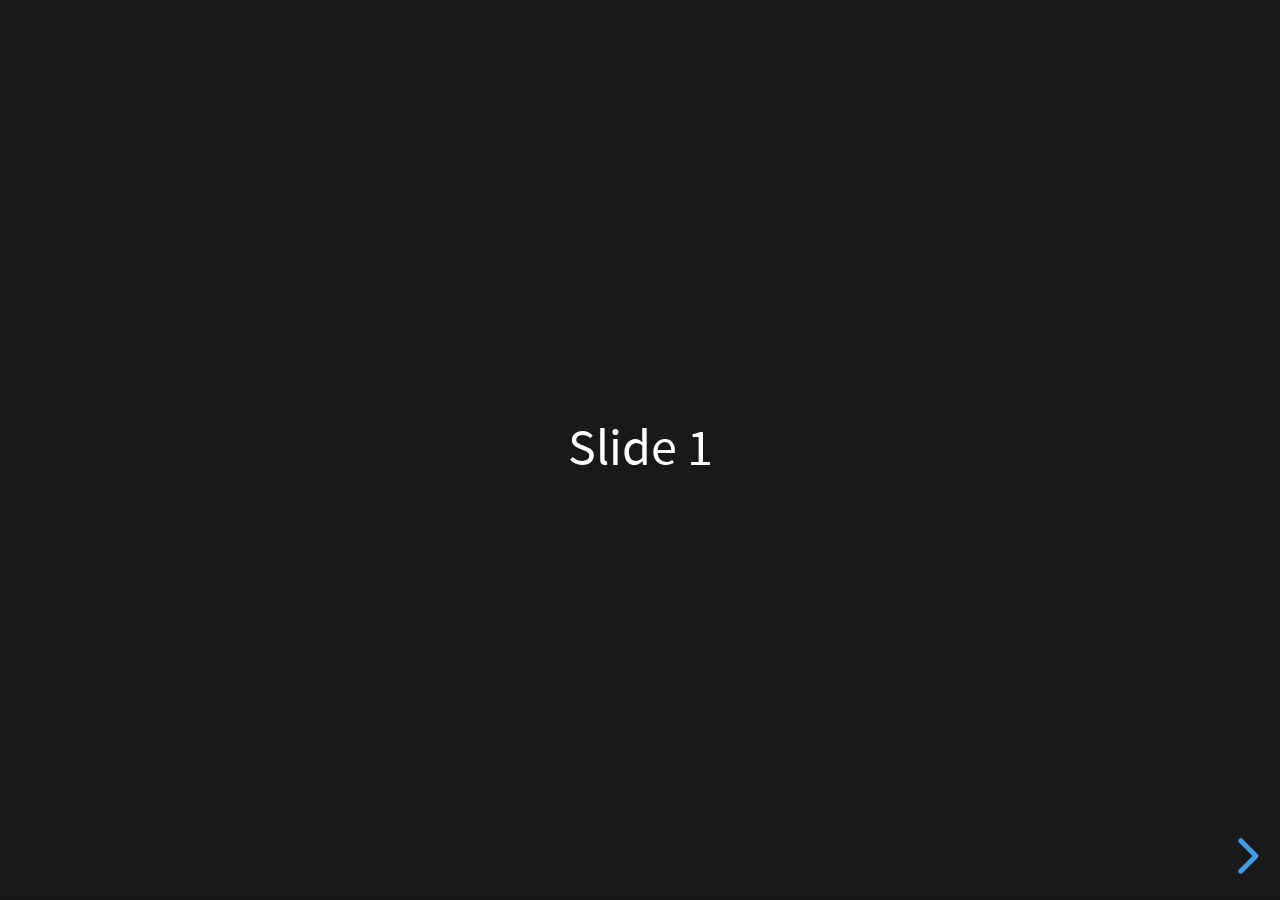
<file: revealjs/index.html>
<!doctype html>
<html>
	<head>
		<meta charset="utf-8">
		<meta name="viewport" content="width=device-width, initial-scale=1.0, maximum-scale=1.0, user-scalable=no">

		<title>reveal.js</title>

		<link rel="stylesheet" href="css/reset.css">
		<link rel="stylesheet" href="css/reveal.css">
		<link rel="stylesheet" href="css/theme/black.css">

		<!-- Theme used for syntax highlighting of code -->
		<link rel="stylesheet" href="lib/css/monokai.css">

		<!-- Printing and PDF exports -->
		<script>
			var link = document.createElement( 'link' );
			link.rel = 'stylesheet';
			link.type = 'text/css';
			link.href = window.location.search.match( /print-pdf/gi ) ? 'css/print/pdf.css' : 'css/print/paper.css';
			document.getElementsByTagName( 'head' )[0].appendChild( link );
		</script>
	</head>
	<body>
		<div class="reveal">
			<div class="slides">
				<section>Slide 1</section>
				<section>Slide 2</section>
			</div>
		</div>

		<script src="js/reveal.js"></script>

		<script>
			// More info about config & dependencies:
			// - https://github.com/hakimel/reveal.js#configuration
			// - https://github.com/hakimel/reveal.js#dependencies
			Reveal.initialize({
				hash: true,
				dependencies: [
					{ src: 'plugin/markdown/marked.js' },
					{ src: 'plugin/markdown/markdown.js' },
					{ src: 'plugin/highlight/highlight.js' },
					{ src: 'plugin/notes/notes.js', async: true }
				]
			});
		</script>
	</body>
</html>
</file>
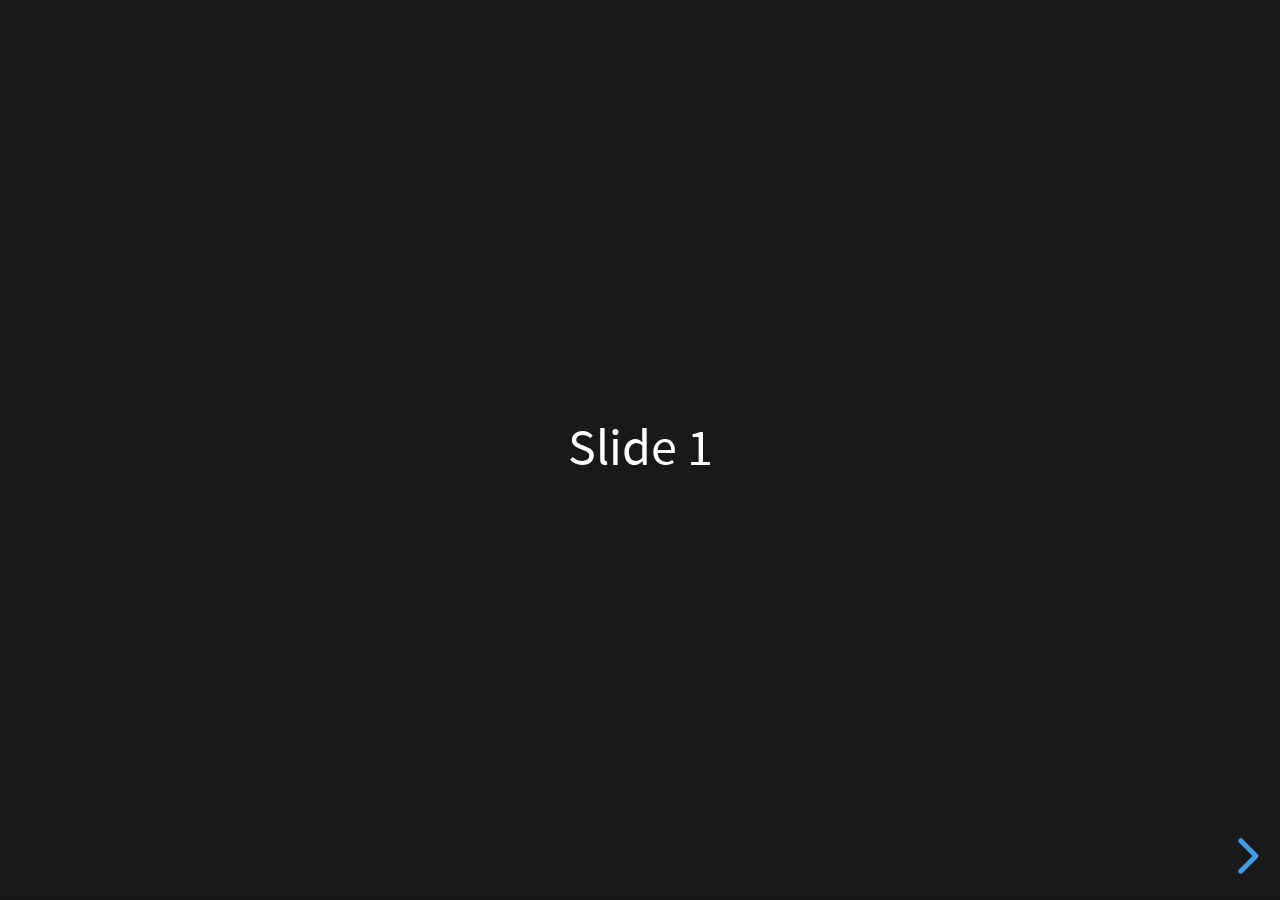
<file: docs/reveal.js/index.html>
<!doctype html>
<html>
	<head>
		<meta charset="utf-8">
		<meta name="viewport" content="width=device-width, initial-scale=1.0, maximum-scale=1.0, user-scalable=no">

		<title>reveal.js</title>

		<link rel="stylesheet" href="css/reset.css">
		<link rel="stylesheet" href="css/reveal.css">
		<link rel="stylesheet" href="css/theme/black.css">

		<!-- Theme used for syntax highlighting of code -->
		<link rel="stylesheet" href="lib/css/monokai.css">

		<!-- Printing and PDF exports -->
		<script>
			var link = document.createElement( 'link' );
			link.rel = 'stylesheet';
			link.type = 'text/css';
			link.href = window.location.search.match( /print-pdf/gi ) ? 'css/print/pdf.css' : 'css/print/paper.css';
			document.getElementsByTagName( 'head' )[0].appendChild( link );
		</script>
	</head>
	<body>
		<div class="reveal">
			<div class="slides">
				<section>Slide 1</section>
				<section>Slide 2</section>
			</div>
		</div>

		<script src="js/reveal.js"></script>

		<script>
			// More info about config & dependencies:
			// - https://github.com/hakimel/reveal.js#configuration
			// - https://github.com/hakimel/reveal.js#dependencies
			Reveal.initialize({
				dependencies: [
					{ src: 'plugin/markdown/marked.js' },
					{ src: 'plugin/markdown/markdown.js' },
					{ src: 'plugin/notes/notes.js', async: true },
					{ src: 'plugin/highlight/highlight.js', async: true }
				]
			});
		</script>
	</body>
</html>
</file>
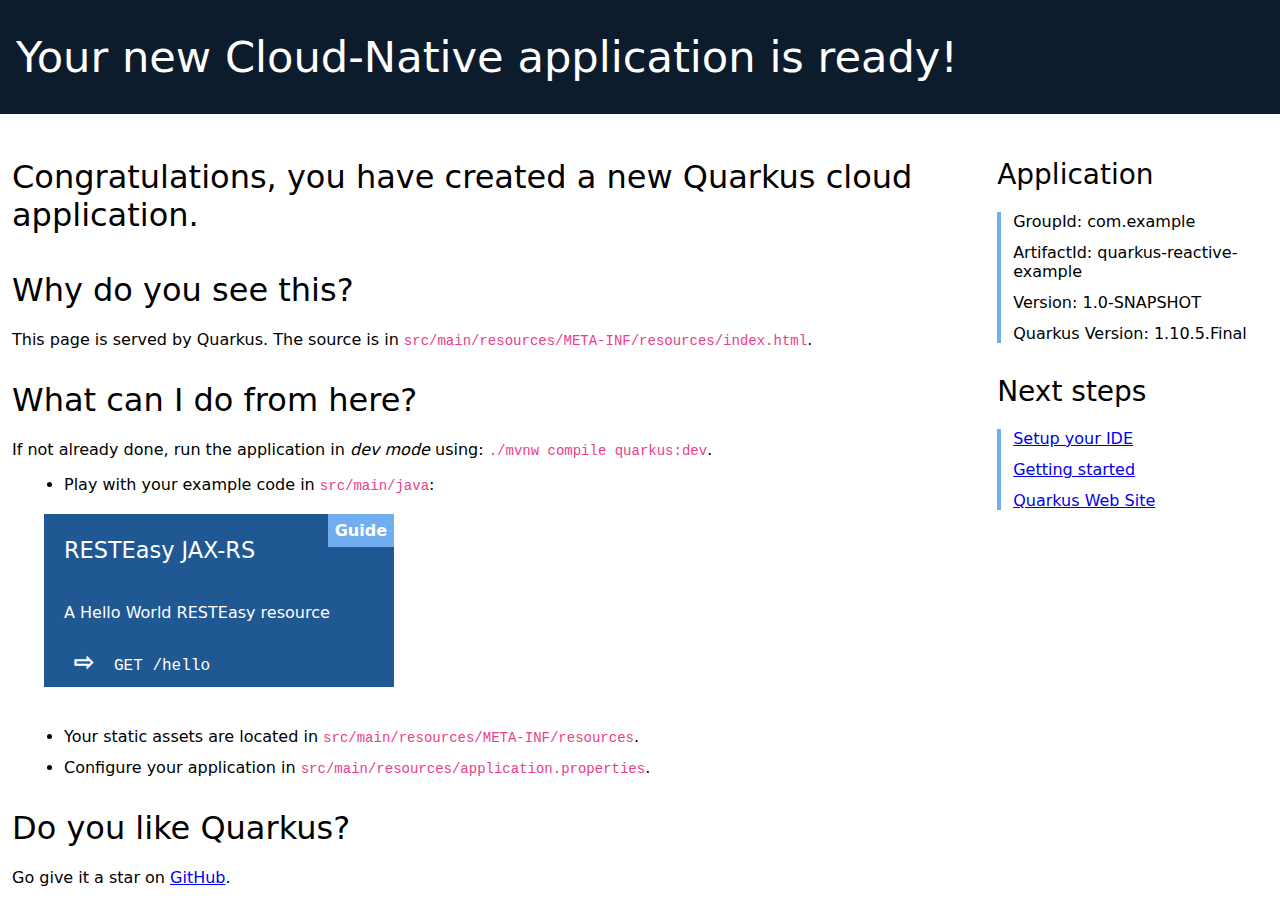
<file: quarkus-reactive-example/src/main/resources/META-INF/resources/index.html>
<!DOCTYPE html>
<html lang="en">
<head>
    <meta charset="UTF-8">
    <title>quarkus-reactive-example - 1.0-SNAPSHOT</title>
    <style>
        h1, h2, h3, h4, h5, h6 {
            margin-bottom: 0.5rem;
            font-weight: 400;
            line-height: 1.5;
        }

        h1 {
            font-size: 2.5rem;
        }

        h2 {
            font-size: 2rem
        }

        h3 {
            font-size: 1.75rem
        }

        h4 {
            font-size: 1.5rem
        }

        h5 {
            font-size: 1.25rem
        }

        h6 {
            font-size: 1rem
        }

        .lead {
            font-weight: 300;
            font-size: 2rem;
        }

        .banner {
            font-size: 2.7rem;
            margin: 0;
            padding: 2rem 1rem;
            background-color: #0d1c2c;
            color: white;
        }

        body {
            margin: 0;
            font-family: -apple-system, system-ui, "Segoe UI", Roboto, "Helvetica Neue", Arial, sans-serif, "Apple Color Emoji", "Segoe UI Emoji", "Segoe UI Symbol", "Noto Color Emoji";
        }

        code {
            font-family: SFMono-Regular, Menlo, Monaco, Consolas, "Liberation Mono", "Courier New", monospace;
            font-size: 87.5%;
            color: #e83e8c;
            word-break: break-word;
        }

        .left-column {
            padding: .75rem;
            max-width: 75%;
            min-width: 55%;
        }

        .right-column {
            padding: .75rem;
            max-width: 25%;
        }

        .container {
            display: flex;
            width: 100%;
        }

        li {
            margin: 0.75rem;
        }

        .right-section {
            margin-left: 1rem;
            padding-left: 0.5rem;
        }

        .right-section h3 {
            padding-top: 0;
            font-weight: 200;
        }

        .right-section ul {
            border-left: 0.3rem solid #71aeef;
            list-style-type: none;
            padding-left: 0;
        }

        .examples {
            display: flex;
            flex-wrap: wrap;
            margin: 20px 0 20px -40px;
        }

        .example {
            display: flex;
            margin-left: 20px;
            margin-bottom: 20px;
            flex-direction: column;
            width: 350px;
            background-color: #205894;
            color: white;
        }

        .example code {
            color: lightgrey;
        }

        .example-header {
            padding: 20px;
            display: flex;
            position: relative;
        }

        .example-header h4 {
            margin: 0;
            font-size: 1.4rem;
            flex-grow: 1;
            line-height: 1.5;
        }

        .example-description {
            padding: 0 20px;
            flex-grow: 1;
        }

        .example-paths {
            display: flex;
            flex-direction: column;
        }

        .example-paths a {
            display: block;
            background-color: transparent;
            font-family: SFMono-Regular, Menlo, Monaco, Consolas, "Liberation Mono", "Courier New", monospace;
            color: white;
            padding: 10px;
            text-decoration: none;
        }

        .example-paths a:before {
            content: '⇨';
            font-weight: bold;
            font-size: 1.5rem;
            margin: 20px;
        }

        .example-paths a:hover {
            background-color: #0d1c2c;
        }

        .guide-link {
            background-color: #71aeef;
            position: absolute;
            color: white;
            text-decoration: none;
            top: 0;
            right: 0;
            padding: 7px;
            font-weight: bold;
        }

        .guide-link:hover {
            background-color: #0d1c2c;
        }
    </style>
</head>
<body>

<div class="banner lead">
    Your new Cloud-Native application is ready!
</div>

<div class="container">
    <div class="left-column">
        <p class="lead"> Congratulations, you have created a new Quarkus cloud application.</p>

        <h2>Why do you see this?</h2>

        <p>This page is served by Quarkus. The source is in
            <code>src/main/resources/META-INF/resources/index.html</code>.</p>

        <h2>What can I do from here?</h2>

        <p>If not already done, run the application in <em>dev mode</em> using: <code>./mvnw compile quarkus:dev</code>.
        </p>
        <ul>
            <li>Play with your example code in <code>src/main/java</code>:
                <div class="examples">
                    <div class="example">
                        <div class="example-header">
                            <h4>RESTEasy JAX-RS</h4>
                            <a href="https://quarkus.io/guides/rest-json" target="_blank" class="guide-link">Guide</a>
                        </div>
                        <div class="example-description">
                            <p>A Hello World RESTEasy resource</p>

                        </div>
                        <div class="example-paths">
                            <a href="/hello" class="path-link" target="_blank">GET /hello</a>
                        </div>
                    </div>

                </div>
            </li>
            <li>Your static assets are located in <code>src/main/resources/META-INF/resources</code>.</li>
            <li>Configure your application in <code>src/main/resources/application.properties</code>.</li>
        </ul>
        <h2>Do you like Quarkus?</h2>
        <p>Go give it a star on <a href="https://github.com/quarkusio/quarkus">GitHub</a>.</p>
    </div>
    <div class="right-column">
        <div class="right-section">
            <h3>Application</h3>
            <ul>
                <li>GroupId: com.example</li>
                <li>ArtifactId: quarkus-reactive-example</li>
                <li>Version: 1.0-SNAPSHOT</li>
                <li>Quarkus Version: 1.10.5.Final</li>
            </ul>
        </div>
        <div class="right-section">
            <h3>Next steps</h3>
            <ul>
                <li><a href="https://quarkus.io/guides/maven-tooling.html" target="_blank">Setup your IDE</a></li>
                <li><a href="https://quarkus.io/guides/getting-started.html" target="_blank">Getting started</a></li>
                <li><a href="https://quarkus.io" target="_blank">Quarkus Web Site</a></li>
            </ul>
        </div>
    </div>
</div>
</body>
</html>
</file>
<file: revealjs/css/theme/black.css>
/**
 * Black theme for reveal.js. This is the opposite of the 'white' theme.
 *
 * By Hakim El Hattab, http://hakim.se
 */
@import url(../../lib/font/source-sans-pro/source-sans-pro.css);
section.has-light-background, section.has-light-background h1, section.has-light-background h2, section.has-light-background h3, section.has-light-background h4, section.has-light-background h5, section.has-light-background h6 {
  color: #222; }

/*********************************************
 * GLOBAL STYLES
 *********************************************/
body {
  background: #191919;
  background-color: #191919; }

.reveal {
  font-family: "Source Sans Pro", Helvetica, sans-serif;
  font-size: 42px;
  font-weight: normal;
  color: #fff; }

::selection {
  color: #fff;
  background: #bee4fd;
  text-shadow: none; }

::-moz-selection {
  color: #fff;
  background: #bee4fd;
  text-shadow: none; }

.reveal .slides section,
.reveal .slides section > section {
  line-height: 1.3;
  font-weight: inherit; }

/*********************************************
 * HEADERS
 *********************************************/
.reveal h1,
.reveal h2,
.reveal h3,
.reveal h4,
.reveal h5,
.reveal h6 {
  margin: 0 0 20px 0;
  color: #fff;
  font-family: "Source Sans Pro", Helvetica, sans-serif;
  font-weight: 600;
  line-height: 1.2;
  letter-spacing: normal;
  text-transform: uppercase;
  text-shadow: none;
  word-wrap: break-word; }

.reveal h1 {
  font-size: 2.5em; }

.reveal h2 {
  font-size: 1.6em; }

.reveal h3 {
  font-size: 1.3em; }

.reveal h4 {
  font-size: 1em; }

.reveal h1 {
  text-shadow: none; }

/*********************************************
 * OTHER
 *********************************************/
.reveal p {
  margin: 20px 0;
  line-height: 1.3; }

/* Ensure certain elements are never larger than the slide itself */
.reveal img,
.reveal video,
.reveal iframe {
  max-width: 95%;
  max-height: 95%; }

.reveal strong,
.reveal b {
  font-weight: bold; }

.reveal em {
  font-style: italic; }

.reveal ol,
.reveal dl,
.reveal ul {
  display: inline-block;
  text-align: left;
  margin: 0 0 0 1em; }

.reveal ol {
  list-style-type: decimal; }

.reveal ul {
  list-style-type: disc; }

.reveal ul ul {
  list-style-type: square; }

.reveal ul ul ul {
  list-style-type: circle; }

.reveal ul ul,
.reveal ul ol,
.reveal ol ol,
.reveal ol ul {
  display: block;
  margin-left: 40px; }

.reveal dt {
  font-weight: bold; }

.reveal dd {
  margin-left: 40px; }

.reveal blockquote {
  display: block;
  position: relative;
  width: 70%;
  margin: 20px auto;
  padding: 5px;
  font-style: italic;
  background: rgba(255, 255, 255, 0.05);
  box-shadow: 0px 0px 2px rgba(0, 0, 0, 0.2); }

.reveal blockquote p:first-child,
.reveal blockquote p:last-child {
  display: inline-block; }

.reveal q {
  font-style: italic; }

.reveal pre {
  display: block;
  position: relative;
  width: 90%;
  margin: 20px auto;
  text-align: left;
  font-size: 0.55em;
  font-family: monospace;
  line-height: 1.2em;
  word-wrap: break-word;
  box-shadow: 0px 5px 15px rgba(0, 0, 0, 0.15); }

.reveal code {
  font-family: monospace;
  text-transform: none; }

.reveal pre code {
  display: block;
  padding: 5px;
  overflow: auto;
  max-height: 400px;
  word-wrap: normal; }

.reveal table {
  margin: auto;
  border-collapse: collapse;
  border-spacing: 0; }

.reveal table th {
  font-weight: bold; }

.reveal table th,
.reveal table td {
  text-align: left;
  padding: 0.2em 0.5em 0.2em 0.5em;
  border-bottom: 1px solid; }

.reveal table th[align="center"],
.reveal table td[align="center"] {
  text-align: center; }

.reveal table th[align="right"],
.reveal table td[align="right"] {
  text-align: right; }

.reveal table tbody tr:last-child th,
.reveal table tbody tr:last-child td {
  border-bottom: none; }

.reveal sup {
  vertical-align: super;
  font-size: smaller; }

.reveal sub {
  vertical-align: sub;
  font-size: smaller; }

.reveal small {
  display: inline-block;
  font-size: 0.6em;
  line-height: 1.2em;
  vertical-align: top; }

.reveal small * {
  vertical-align: top; }

/*********************************************
 * LINKS
 *********************************************/
.reveal a {
  color: #42affa;
  text-decoration: none;
  -webkit-transition: color .15s ease;
  -moz-transition: color .15s ease;
  transition: color .15s ease; }

.reveal a:hover {
  color: #8dcffc;
  text-shadow: none;
  border: none; }

.reveal .roll span:after {
  color: #fff;
  background: #068de9; }

/*********************************************
 * IMAGES
 *********************************************/
.reveal section img {
  margin: 15px 0px;
  background: rgba(255, 255, 255, 0.12);
  border: 4px solid #fff;
  box-shadow: 0 0 10px rgba(0, 0, 0, 0.15); }

.reveal section img.plain {
  border: 0;
  box-shadow: none; }

.reveal a img {
  -webkit-transition: all .15s linear;
  -moz-transition: all .15s linear;
  transition: all .15s linear; }

.reveal a:hover img {
  background: rgba(255, 255, 255, 0.2);
  border-color: #42affa;
  box-shadow: 0 0 20px rgba(0, 0, 0, 0.55); }

/*********************************************
 * NAVIGATION CONTROLS
 *********************************************/
.reveal .controls {
  color: #42affa; }

/*********************************************
 * PROGRESS BAR
 *********************************************/
.reveal .progress {
  background: rgba(0, 0, 0, 0.2);
  color: #42affa; }

.reveal .progress span {
  -webkit-transition: width 800ms cubic-bezier(0.26, 0.86, 0.44, 0.985);
  -moz-transition: width 800ms cubic-bezier(0.26, 0.86, 0.44, 0.985);
  transition: width 800ms cubic-bezier(0.26, 0.86, 0.44, 0.985); }

/*********************************************
 * PRINT BACKGROUND
 *********************************************/
@media print {
  .backgrounds {
    background-color: #191919; } }
</file>
<file: revealjs/lib/css/monokai.css>
/*
Monokai style - ported by Luigi Maselli - http://grigio.org
*/

.hljs {
  display: block;
  overflow-x: auto;
  padding: 0.5em;
  background: #272822;
  color: #ddd;
}

.hljs-tag,
.hljs-keyword,
.hljs-selector-tag,
.hljs-literal,
.hljs-strong,
.hljs-name {
  color: #f92672;
}

.hljs-code {
  color: #66d9ef;
}

.hljs-class .hljs-title {
  color: white;
}

.hljs-attribute,
.hljs-symbol,
.hljs-regexp,
.hljs-link {
  color: #bf79db;
}

.hljs-string,
.hljs-bullet,
.hljs-subst,
.hljs-title,
.hljs-section,
.hljs-emphasis,
.hljs-type,
.hljs-built_in,
.hljs-builtin-name,
.hljs-selector-attr,
.hljs-selector-pseudo,
.hljs-addition,
.hljs-variable,
.hljs-template-tag,
.hljs-template-variable {
  color: #a6e22e;
}

.hljs-comment,
.hljs-quote,
.hljs-deletion,
.hljs-meta {
  color: #75715e;
}

.hljs-keyword,
.hljs-selector-tag,
.hljs-literal,
.hljs-doctag,
.hljs-title,
.hljs-section,
.hljs-type,
.hljs-selector-id {
  font-weight: bold;
}
</file>
<file: docs/reveal.js/css/theme/black.css>
/**
 * Black theme for reveal.js. This is the opposite of the 'white' theme.
 *
 * By Hakim El Hattab, http://hakim.se
 */
@import url(../../lib/font/source-sans-pro/source-sans-pro.css);
section.has-light-background, section.has-light-background h1, section.has-light-background h2, section.has-light-background h3, section.has-light-background h4, section.has-light-background h5, section.has-light-background h6 {
  color: #222; }

/*********************************************
 * GLOBAL STYLES
 *********************************************/
body {
  background: #191919;
  background-color: #191919; }

.reveal {
  font-family: "Source Sans Pro", Helvetica, sans-serif;
  font-size: 42px;
  font-weight: normal;
  color: #fff; }

::selection {
  color: #fff;
  background: #bee4fd;
  text-shadow: none; }

::-moz-selection {
  color: #fff;
  background: #bee4fd;
  text-shadow: none; }

.reveal .slides section,
.reveal .slides section > section {
  line-height: 1.3;
  font-weight: inherit; }

/*********************************************
 * HEADERS
 *********************************************/
.reveal h1,
.reveal h2,
.reveal h3,
.reveal h4,
.reveal h5,
.reveal h6 {
  margin: 0 0 20px 0;
  color: #fff;
  font-family: "Source Sans Pro", Helvetica, sans-serif;
  font-weight: 600;
  line-height: 1.2;
  letter-spacing: normal;
  text-transform: uppercase;
  text-shadow: none;
  word-wrap: break-word; }

.reveal h1 {
  font-size: 2.5em; }

.reveal h2 {
  font-size: 1.6em; }

.reveal h3 {
  font-size: 1.3em; }

.reveal h4 {
  font-size: 1em; }

.reveal h1 {
  text-shadow: none; }

/*********************************************
 * OTHER
 *********************************************/
.reveal p {
  margin: 20px 0;
  line-height: 1.3; }

/* Ensure certain elements are never larger than the slide itself */
.reveal img,
.reveal video,
.reveal iframe {
  max-width: 95%;
  max-height: 95%; }

.reveal strong,
.reveal b {
  font-weight: bold; }

.reveal em {
  font-style: italic; }

.reveal ol,
.reveal dl,
.reveal ul {
  display: inline-block;
  text-align: left;
  margin: 0 0 0 1em; }

.reveal ol {
  list-style-type: decimal; }

.reveal ul {
  list-style-type: disc; }

.reveal ul ul {
  list-style-type: square; }

.reveal ul ul ul {
  list-style-type: circle; }

.reveal ul ul,
.reveal ul ol,
.reveal ol ol,
.reveal ol ul {
  display: block;
  margin-left: 40px; }

.reveal dt {
  font-weight: bold; }

.reveal dd {
  margin-left: 40px; }

.reveal blockquote {
  display: block;
  position: relative;
  width: 70%;
  margin: 20px auto;
  padding: 5px;
  font-style: italic;
  background: rgba(255, 255, 255, 0.05);
  box-shadow: 0px 0px 2px rgba(0, 0, 0, 0.2); }

.reveal blockquote p:first-child,
.reveal blockquote p:last-child {
  display: inline-block; }

.reveal q {
  font-style: italic; }

.reveal pre {
  display: block;
  position: relative;
  width: 90%;
  margin: 20px auto;
  text-align: left;
  font-size: 0.55em;
  font-family: monospace;
  line-height: 1.2em;
  word-wrap: break-word;
  box-shadow: 0px 5px 15px rgba(0, 0, 0, 0.15); }

.reveal code {
  font-family: monospace;
  text-transform: none; }

.reveal pre code {
  display: block;
  padding: 5px;
  overflow: auto;
  max-height: 400px;
  word-wrap: normal; }

.reveal table {
  margin: auto;
  border-collapse: collapse;
  border-spacing: 0; }

.reveal table th {
  font-weight: bold; }

.reveal table th,
.reveal table td {
  text-align: left;
  padding: 0.2em 0.5em 0.2em 0.5em;
  border-bottom: 1px solid; }

.reveal table th[align="center"],
.reveal table td[align="center"] {
  text-align: center; }

.reveal table th[align="right"],
.reveal table td[align="right"] {
  text-align: right; }

.reveal table tbody tr:last-child th,
.reveal table tbody tr:last-child td {
  border-bottom: none; }

.reveal sup {
  vertical-align: super;
  font-size: smaller; }

.reveal sub {
  vertical-align: sub;
  font-size: smaller; }

.reveal small {
  display: inline-block;
  font-size: 0.6em;
  line-height: 1.2em;
  vertical-align: top; }

.reveal small * {
  vertical-align: top; }

/*********************************************
 * LINKS
 *********************************************/
.reveal a {
  color: #42affa;
  text-decoration: none;
  -webkit-transition: color .15s ease;
  -moz-transition: color .15s ease;
  transition: color .15s ease; }

.reveal a:hover {
  color: #8dcffc;
  text-shadow: none;
  border: none; }

.reveal .roll span:after {
  color: #fff;
  background: #068de9; }

/*********************************************
 * IMAGES
 *********************************************/
.reveal section img {
  margin: 15px 0px;
  background: rgba(255, 255, 255, 0.12);
  border: 4px solid #fff;
  box-shadow: 0 0 10px rgba(0, 0, 0, 0.15); }

.reveal section img.plain {
  border: 0;
  box-shadow: none; }

.reveal a img {
  -webkit-transition: all .15s linear;
  -moz-transition: all .15s linear;
  transition: all .15s linear; }

.reveal a:hover img {
  background: rgba(255, 255, 255, 0.2);
  border-color: #42affa;
  box-shadow: 0 0 20px rgba(0, 0, 0, 0.55); }

/*********************************************
 * NAVIGATION CONTROLS
 *********************************************/
.reveal .controls {
  color: #42affa; }

/*********************************************
 * PROGRESS BAR
 *********************************************/
.reveal .progress {
  background: rgba(0, 0, 0, 0.2);
  color: #42affa; }

.reveal .progress span {
  -webkit-transition: width 800ms cubic-bezier(0.26, 0.86, 0.44, 0.985);
  -moz-transition: width 800ms cubic-bezier(0.26, 0.86, 0.44, 0.985);
  transition: width 800ms cubic-bezier(0.26, 0.86, 0.44, 0.985); }

/*********************************************
 * PRINT BACKGROUND
 *********************************************/
@media print {
  .backgrounds {
    background-color: #191919; } }
</file>
<file: docs/reveal.js/lib/css/monokai.css>
/*
Monokai style - ported by Luigi Maselli - http://grigio.org
*/

.hljs {
  display: block;
  overflow-x: auto;
  padding: 0.5em;
  background: #272822;
  color: #ddd;
}

.hljs-tag,
.hljs-keyword,
.hljs-selector-tag,
.hljs-literal,
.hljs-strong,
.hljs-name {
  color: #f92672;
}

.hljs-code {
  color: #66d9ef;
}

.hljs-class .hljs-title {
  color: white;
}

.hljs-attribute,
.hljs-symbol,
.hljs-regexp,
.hljs-link {
  color: #bf79db;
}

.hljs-string,
.hljs-bullet,
.hljs-subst,
.hljs-title,
.hljs-section,
.hljs-emphasis,
.hljs-type,
.hljs-built_in,
.hljs-builtin-name,
.hljs-selector-attr,
.hljs-selector-pseudo,
.hljs-addition,
.hljs-variable,
.hljs-template-tag,
.hljs-template-variable {
  color: #a6e22e;
}

.hljs-comment,
.hljs-quote,
.hljs-deletion,
.hljs-meta {
  color: #75715e;
}

.hljs-keyword,
.hljs-selector-tag,
.hljs-literal,
.hljs-doctag,
.hljs-title,
.hljs-section,
.hljs-type,
.hljs-selector-id {
  font-weight: bold;
}
</file>
